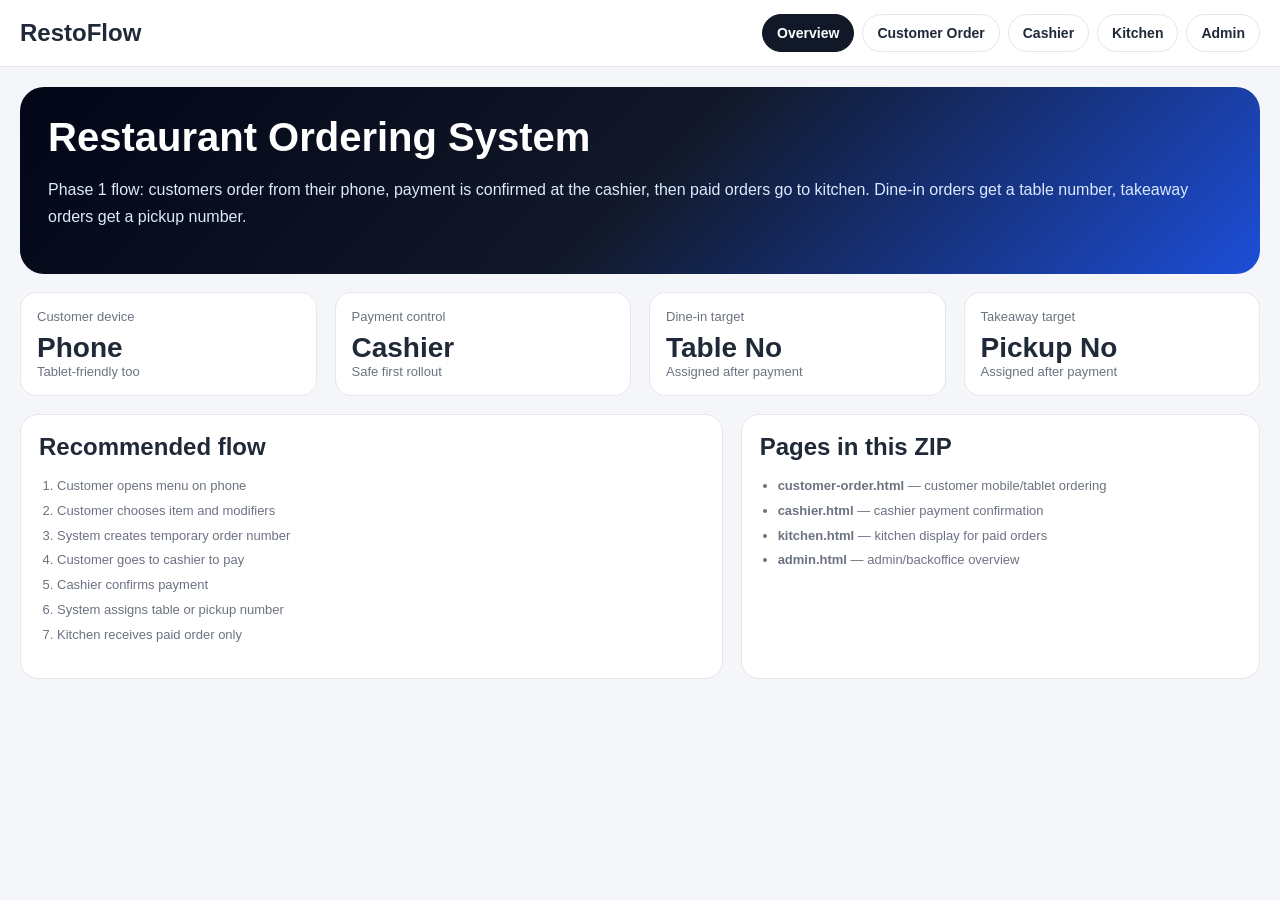
<file: index.html>
<!DOCTYPE html>
<html lang="en">
<head>
  <meta charset="UTF-8" />
  <meta name="viewport" content="width=device-width, initial-scale=1.0" />
  <title>Overview</title>
  <link rel="stylesheet" href="assets/css/styles.css" />
</head>
<body>
  <div class="topbar">
    <div class="inner">
      <div class="brand">RestoFlow</div>
      <nav class="nav"><a href="index.html" class="active">Overview</a> <a href="customer-order.html" class="">Customer Order</a> <a href="cashier.html" class="">Cashier</a> <a href="kitchen.html" class="">Kitchen</a> <a href="admin.html" class="">Admin</a></nav>
    </div>
  </div>
  <div class="container">
<section class="hero">
  <h1 style="margin:0 0 10px;font-size:40px">Restaurant Ordering System</h1>
  <p>Phase 1 flow: customers order from their phone, payment is confirmed at the cashier, then paid orders go to kitchen. Dine-in orders get a table number, takeaway orders get a pickup number.</p>
</section>
<div class="grid grid-4" style="margin-top:18px">
  <div class="kpi"><div class="label">Customer device</div><div class="value">Phone</div><div class="small">Tablet-friendly too</div></div>
  <div class="kpi"><div class="label">Payment control</div><div class="value">Cashier</div><div class="small">Safe first rollout</div></div>
  <div class="kpi"><div class="label">Dine-in target</div><div class="value">Table No</div><div class="small">Assigned after payment</div></div>
  <div class="kpi"><div class="label">Takeaway target</div><div class="value">Pickup No</div><div class="small">Assigned after payment</div></div>
</div>
<div class="grid grid-2" style="margin-top:18px">
  <div class="card">
    <h2 style="margin:0 0 12px">Recommended flow</h2>
    <ol class="small" style="line-height:1.9;padding-left:18px">
      <li>Customer opens menu on phone</li>
      <li>Customer chooses item and modifiers</li>
      <li>System creates temporary order number</li>
      <li>Customer goes to cashier to pay</li>
      <li>Cashier confirms payment</li>
      <li>System assigns table or pickup number</li>
      <li>Kitchen receives paid order only</li>
    </ol>
  </div>
  <div class="card">
    <h2 style="margin:0 0 12px">Pages in this ZIP</h2>
    <ul class="small" style="line-height:1.9;padding-left:18px">
      <li><a href="customer-order.html"><strong>customer-order.html</strong></a> — customer mobile/tablet ordering</li>
      <li><a href="cashier.html"><strong>cashier.html</strong></a> — cashier payment confirmation</li>
      <li><a href="kitchen.html"><strong>kitchen.html</strong></a> — kitchen display for paid orders</li>
      <li><a href="admin.html"><strong>admin.html</strong></a> — admin/backoffice overview</li>
    </ul>
  </div>
</div>
</div>
  <script src="assets/js/app.js"></script>
</body>
</html>
</file>
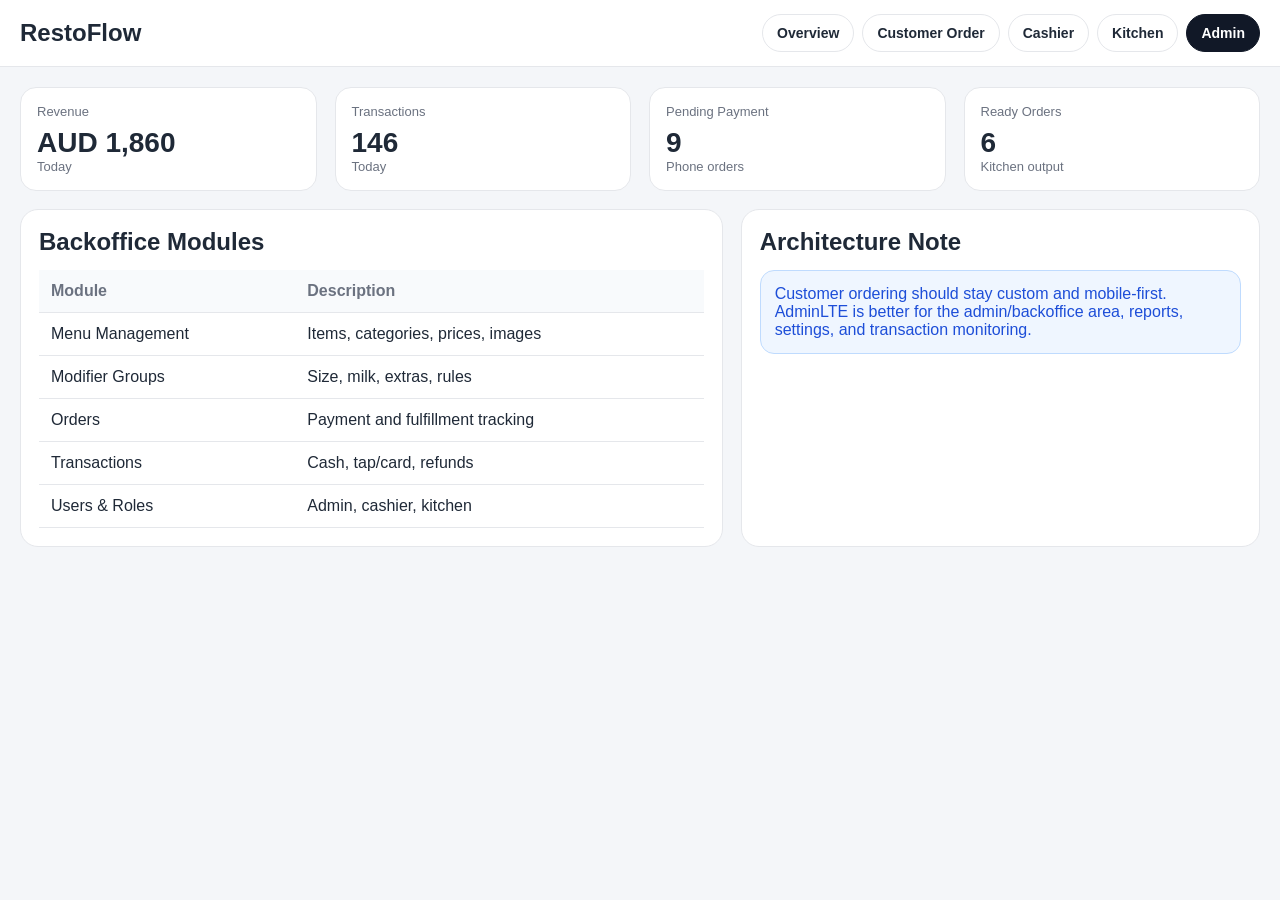
<file: admin.html>
<!DOCTYPE html>
<html lang="en">
<head>
  <meta charset="UTF-8" />
  <meta name="viewport" content="width=device-width, initial-scale=1.0" />
  <title>Admin</title>
  <link rel="stylesheet" href="assets/css/styles.css" />
</head>
<body>
  <div class="topbar">
    <div class="inner">
      <div class="brand">RestoFlow</div>
      <nav class="nav"><a href="index.html" class="">Overview</a> <a href="customer-order.html" class="">Customer Order</a> <a href="cashier.html" class="">Cashier</a> <a href="kitchen.html" class="">Kitchen</a> <a href="admin.html" class="active">Admin</a></nav>
    </div>
  </div>
  <div class="container">
<div class="grid grid-4">
  <div class="kpi"><div class="label">Revenue</div><div class="value">AUD 1,860</div><div class="small">Today</div></div>
  <div class="kpi"><div class="label">Transactions</div><div class="value">146</div><div class="small">Today</div></div>
  <div class="kpi"><div class="label">Pending Payment</div><div class="value">9</div><div class="small">Phone orders</div></div>
  <div class="kpi"><div class="label">Ready Orders</div><div class="value">6</div><div class="small">Kitchen output</div></div>
</div>
<div class="grid grid-2" style="margin-top:18px">
  <div class="card">
    <h2 style="margin:0 0 14px">Backoffice Modules</h2>
    <table class="table">
      <thead><tr><th>Module</th><th>Description</th></tr></thead>
      <tbody>
        <tr><td>Menu Management</td><td>Items, categories, prices, images</td></tr>
        <tr><td>Modifier Groups</td><td>Size, milk, extras, rules</td></tr>
        <tr><td>Orders</td><td>Payment and fulfillment tracking</td></tr>
        <tr><td>Transactions</td><td>Cash, tap/card, refunds</td></tr>
        <tr><td>Users & Roles</td><td>Admin, cashier, kitchen</td></tr>
      </tbody>
    </table>
  </div>
  <div class="card">
    <h2 style="margin:0 0 14px">Architecture Note</h2>
    <div class="notice">Customer ordering should stay custom and mobile-first. AdminLTE is better for the admin/backoffice area, reports, settings, and transaction monitoring.</div>
  </div>
</div>
</div>
  <script src="assets/js/app.js"></script>
</body>
</html>
</file>
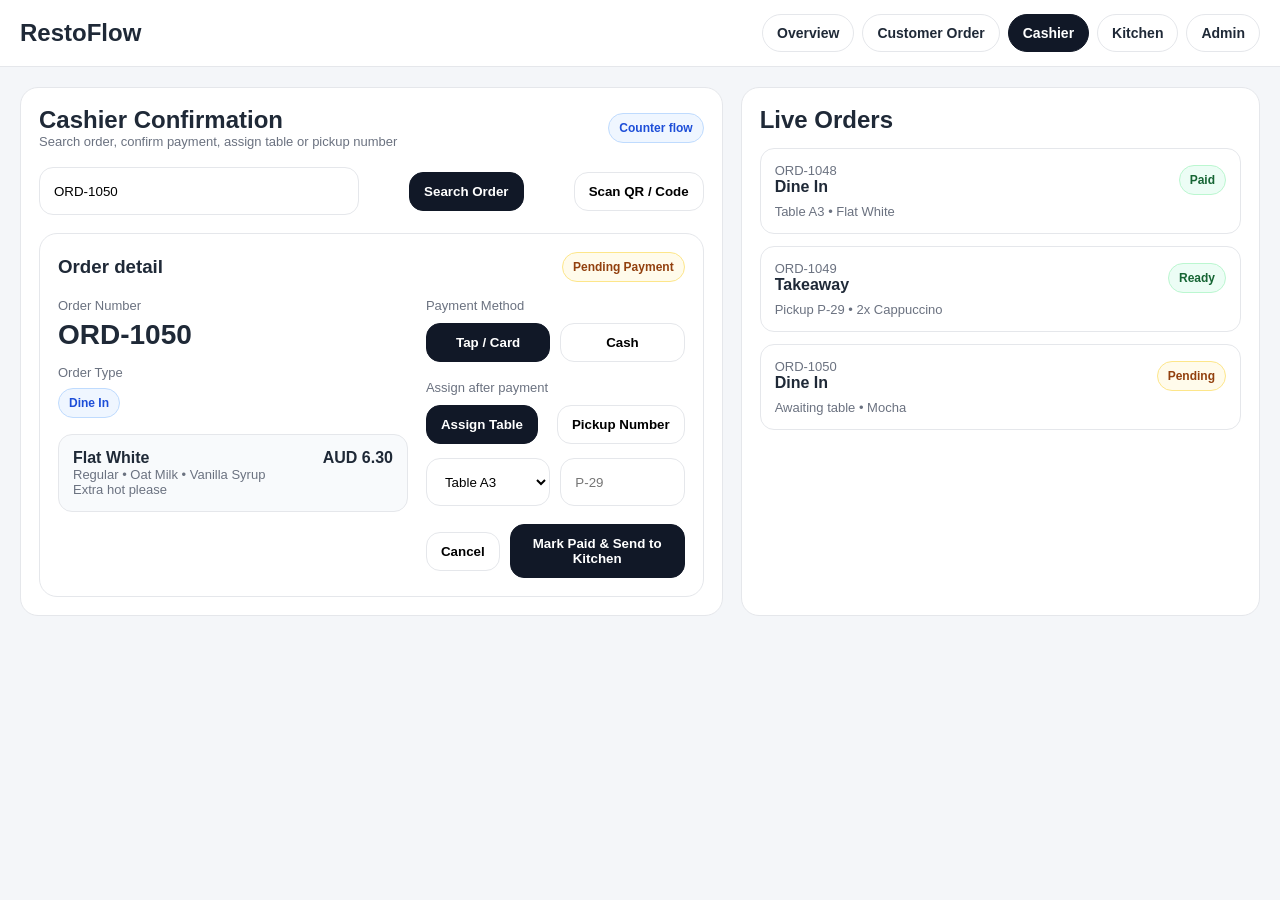
<file: cashier.html>
<!DOCTYPE html>
<html lang="en">
<head>
  <meta charset="UTF-8" />
  <meta name="viewport" content="width=device-width, initial-scale=1.0" />
  <title>Cashier</title>
  <link rel="stylesheet" href="assets/css/styles.css" />
</head>
<body>
  <div class="topbar">
    <div class="inner">
      <div class="brand">RestoFlow</div>
      <nav class="nav"><a href="index.html" class="">Overview</a> <a href="customer-order.html" class="">Customer Order</a> <a href="cashier.html" class="active">Cashier</a> <a href="kitchen.html" class="">Kitchen</a> <a href="admin.html" class="">Admin</a></nav>
    </div>
  </div>
  <div class="container">
<div class="grid grid-2">
  <div class="card">
    <div class="row wrap">
      <div><h2 style="margin:0">Cashier Confirmation</h2><div class="small">Search order, confirm payment, assign table or pickup number</div></div>
      <span class="badge blue">Counter flow</span>
    </div>
    <div class="row wrap" style="margin-top:18px">
      <input class="search" style="max-width:320px" value="ORD-1050" />
      <button class="btn primary">Search Order</button>
      <button class="btn">Scan QR / Code</button>
    </div>
    <div class="panel" style="margin-top:18px">
      <div class="row"><h3 style="margin:0">Order detail</h3><span class="badge amber">Pending Payment</span></div>
      <div class="grid grid-2" style="margin-top:16px">
        <div>
          <div class="small">Order Number</div>
          <div style="font-size:28px;font-weight:800;margin-top:6px">ORD-1050</div>
          <div class="small" style="margin-top:14px">Order Type</div>
          <span class="badge blue" style="margin-top:8px">Dine In</span>
          <div class="cart-item" style="margin-top:16px">
            <div class="row"><strong>Flat White</strong><strong>AUD 6.30</strong></div>
            <div class="small">Regular • Oat Milk • Vanilla Syrup</div>
            <div class="small">Extra hot please</div>
          </div>
        </div>
        <div>
          <div class="small">Payment Method</div>
          <div class="row" style="margin-top:10px">
            <button class="btn primary" style="flex:1">Tap / Card</button>
            <button class="btn" style="flex:1">Cash</button>
          </div>
          <div class="small" style="margin-top:18px">Assign after payment</div>
          <div class="row" style="margin-top:10px">
            <button class="chip active">Assign Table</button>
            <button class="chip">Pickup Number</button>
          </div>
          <div class="row" style="margin-top:14px">
            <select class="search"><option>Table A3</option><option>Table A1</option><option>Table B1</option></select>
            <input class="search" placeholder="P-29" />
          </div>
          <div class="row" style="margin-top:18px">
            <button class="btn">Cancel</button>
            <button class="btn primary">Mark Paid & Send to Kitchen</button>
          </div>
        </div>
      </div>
    </div>
  </div>
  <div class="card">
    <h2 style="margin:0 0 14px">Live Orders</h2>
    <div class="order-list">
      <div class="item"><div class="row"><div><div class="small">ORD-1048</div><strong>Dine In</strong></div><span class="badge green">Paid</span></div><div class="small" style="margin-top:8px">Table A3 • Flat White</div></div>
      <div class="item"><div class="row"><div><div class="small">ORD-1049</div><strong>Takeaway</strong></div><span class="badge green">Ready</span></div><div class="small" style="margin-top:8px">Pickup P-29 • 2x Cappuccino</div></div>
      <div class="item"><div class="row"><div><div class="small">ORD-1050</div><strong>Dine In</strong></div><span class="badge amber">Pending</span></div><div class="small" style="margin-top:8px">Awaiting table • Mocha</div></div>
    </div>
  </div>
</div>
</div>
  <script src="assets/js/app.js"></script>
</body>
</html>
</file>
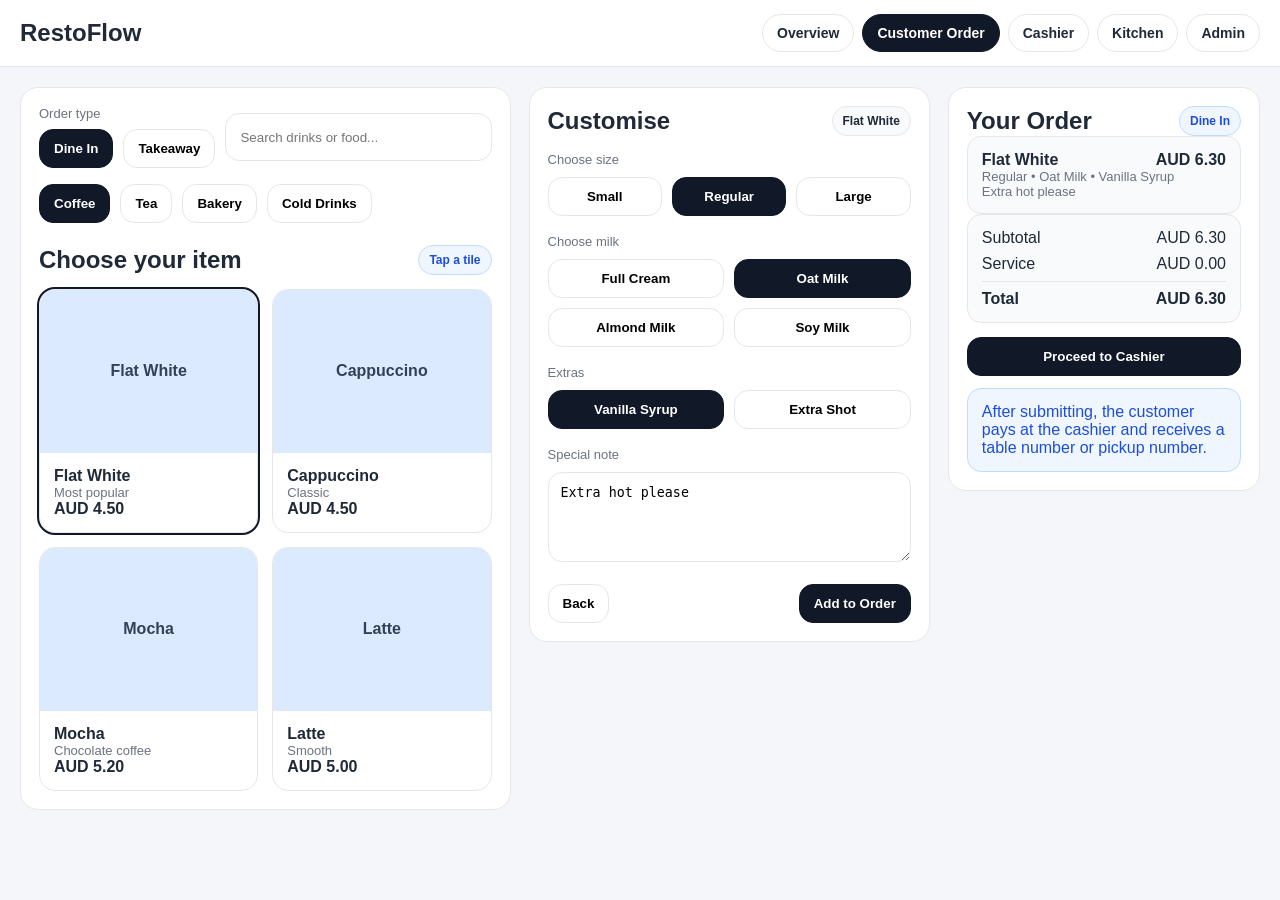
<file: customer-order.html>
<!DOCTYPE html>
<html lang="en">
<head>
  <meta charset="UTF-8" />
  <meta name="viewport" content="width=device-width, initial-scale=1.0" />
  <title>Customer Order</title>
  <link rel="stylesheet" href="assets/css/styles.css" />
</head>
<body>
  <div class="topbar">
    <div class="inner">
      <div class="brand">RestoFlow</div>
      <nav class="nav"><a href="index.html" class="">Overview</a> <a href="customer-order.html" class="active">Customer Order</a> <a href="cashier.html" class="">Cashier</a> <a href="kitchen.html" class="">Kitchen</a> <a href="admin.html" class="">Admin</a></nav>
    </div>
  </div>
  <div class="container">
<div class="grid grid-3">
  <section>
    <div class="card">
      <div class="row wrap">
        <div>
          <div class="small">Order type</div>
          <div style="display:flex;gap:10px;margin-top:8px">
            <button class="chip active">Dine In</button>
            <button class="chip">Takeaway</button>
          </div>
        </div>
        <div style="flex:1;min-width:260px">
          <input class="search" placeholder="Search drinks or food..." />
        </div>
      </div>
      <div class="categories" style="margin-top:16px">
        <button class="cat active">Coffee</button>
        <button class="cat">Tea</button>
        <button class="cat">Bakery</button>
        <button class="cat">Cold Drinks</button>
      </div>
      <div class="row" style="margin-top:18px"><h2 style="margin:0">Choose your item</h2><span class="badge blue">Tap a tile</span></div>
      <div class="menu-grid" style="margin-top:14px">
        <div class="menu-card" style="outline:2px solid #111827">
          <div class="menu-img">Flat White</div>
          <div class="menu-body"><div><div class="product-name">Flat White</div><div class="small">Most popular</div></div><div><strong>AUD 4.50</strong></div></div>
        </div>
        <div class="menu-card">
          <div class="menu-img">Cappuccino</div>
          <div class="menu-body"><div><div class="product-name">Cappuccino</div><div class="small">Classic</div></div><div><strong>AUD 4.50</strong></div></div>
        </div>
        <div class="menu-card">
          <div class="menu-img">Mocha</div>
          <div class="menu-body"><div><div class="product-name">Mocha</div><div class="small">Chocolate coffee</div></div><div><strong>AUD 5.20</strong></div></div>
        </div>
        <div class="menu-card">
          <div class="menu-img">Latte</div>
          <div class="menu-body"><div><div class="product-name">Latte</div><div class="small">Smooth</div></div><div><strong>AUD 5.00</strong></div></div>
        </div>
      </div>
    </div>
  </section>

  <section>
    <div class="panel">
      <div class="row"><h2 style="margin:0">Customise</h2><span class="badge">Flat White</span></div>
      <div style="margin-top:16px">
        <div class="small" style="margin-bottom:10px">Choose size</div>
        <div class="options three">
          <button class="opt">Small</button>
          <button class="opt active">Regular</button>
          <button class="opt">Large</button>
        </div>
      </div>
      <div style="margin-top:18px">
        <div class="small" style="margin-bottom:10px">Choose milk</div>
        <div class="options two">
          <button class="opt">Full Cream</button>
          <button class="opt active">Oat Milk</button>
          <button class="opt">Almond Milk</button>
          <button class="opt">Soy Milk</button>
        </div>
      </div>
      <div style="margin-top:18px">
        <div class="small" style="margin-bottom:10px">Extras</div>
        <div class="options two">
          <button class="opt active">Vanilla Syrup</button>
          <button class="opt">Extra Shot</button>
        </div>
      </div>
      <div style="margin-top:18px">
        <div class="small" style="margin-bottom:10px">Special note</div>
        <textarea class="note">Extra hot please</textarea>
      </div>
      <div class="row" style="margin-top:18px">
        <button class="btn">Back</button>
        <button class="btn primary">Add to Order</button>
      </div>
    </div>
  </section>

  <aside class="desktop-cart">
    <div class="cart">
      <div class="row"><h2 style="margin:0">Your Order</h2><span class="badge blue">Dine In</span></div>
      <div class="cart-item">
        <div class="row"><strong>Flat White</strong><strong>AUD 6.30</strong></div>
        <div class="small">Regular • Oat Milk • Vanilla Syrup</div>
        <div class="small">Extra hot please</div>
      </div>
      <div class="summary">
        <div class="line"><span>Subtotal</span><span>AUD 6.30</span></div>
        <div class="line"><span>Service</span><span>AUD 0.00</span></div>
        <div class="total"><span>Total</span><span>AUD 6.30</span></div>
      </div>
      <button class="btn primary" style="width:100%;margin-top:14px">Proceed to Cashier</button>
      <div class="notice" style="margin-top:12px">After submitting, the customer pays at the cashier and receives a table number or pickup number.</div>
    </div>
  </aside>
</div>
<div class="mobilebar">
  <div><div style="font-weight:800">1 item • AUD 6.30</div><div class="small" style="color:#cbd5e1">Proceed to cashier</div></div>
  <button class="mobilebtn">View Order</button>
</div>
</div>
  <script src="assets/js/app.js"></script>
</body>
</html>
</file>
<file: assets/css/styles.css>
:root{
  --bg:#f4f6f9; --card:#fff; --text:#1f2937; --muted:#6b7280; --line:#e5e7eb; --dark:#111827; --blue:#2563eb;
}
*{box-sizing:border-box}
html,body{margin:0;padding:0;font-family:Inter,Segoe UI,Arial,sans-serif;background:var(--bg);color:var(--text)}
a{text-decoration:none;color:inherit}
.topbar{position:sticky;top:0;background:#fff;border-bottom:1px solid var(--line);z-index:10}
.topbar .inner{max-width:1400px;margin:0 auto;padding:14px 20px;display:flex;justify-content:space-between;align-items:center;gap:12px}
.brand{font-size:24px;font-weight:800}
.nav{display:flex;gap:8px;flex-wrap:wrap}
.nav a{padding:10px 14px;border:1px solid var(--line);border-radius:999px;background:#fff;font-weight:700;font-size:14px}
.nav a.active,.nav a:hover{background:var(--dark);color:#fff;border-color:var(--dark)}
.container{max-width:1400px;margin:0 auto;padding:20px}
.card{background:var(--card);border:1px solid var(--line);border-radius:18px;padding:18px}
.grid{display:grid;gap:18px}
.grid-2{grid-template-columns:1.15fr .85fr}
.grid-3{grid-template-columns:1.1fr .9fr .7fr}
.grid-4{grid-template-columns:repeat(4,1fr)}
.hero{background:linear-gradient(135deg,#020617,#111827,#1d4ed8);color:#fff;border-radius:24px;padding:28px}
.hero p{color:#dbeafe;line-height:1.7}
.kpi{background:#fff;border:1px solid var(--line);border-radius:16px;padding:16px}
.kpi .label{font-size:13px;color:var(--muted)}
.kpi .value{font-size:28px;font-weight:800;margin-top:8px}
.small{font-size:13px;color:var(--muted)}
.badge{display:inline-block;padding:7px 10px;border-radius:999px;font-size:12px;font-weight:800;border:1px solid var(--line);background:#f8fafc}
.badge.blue{background:#eff6ff;color:#1d4ed8;border-color:#bfdbfe}
.badge.green{background:#ecfdf5;color:#166534;border-color:#bbf7d0}
.badge.amber{background:#fffbeb;color:#92400e;border-color:#fde68a}
.row{display:flex;justify-content:space-between;align-items:center;gap:10px}
.wrap{flex-wrap:wrap}
.search{width:100%;height:48px;border:1px solid var(--line);border-radius:14px;padding:0 14px;background:#fff}
.categories{display:flex;gap:10px;overflow:auto;padding-bottom:4px}
.cat,.btn,.chip,.opt{border:1px solid var(--line);background:#fff;border-radius:14px;padding:11px 14px;font-weight:700;cursor:pointer}
.cat.active,.chip.active,.opt.active,.btn.primary{background:var(--dark);color:#fff;border-color:var(--dark)}
.menu-grid{display:grid;grid-template-columns:repeat(2,1fr);gap:14px}
.menu-card{background:#fff;border:1px solid var(--line);border-radius:16px;overflow:hidden}
.menu-img{aspect-ratio:4/3;display:flex;align-items:center;justify-content:center;background:#dbeafe;color:#334155;font-weight:800}
.menu-body{padding:14px}
.product-name{font-weight:800}
.options{display:grid;gap:10px}
.options.two{grid-template-columns:repeat(2,1fr)}
.options.three{grid-template-columns:repeat(3,1fr)}
.note{width:100%;min-height:90px;border:1px solid var(--line);border-radius:14px;padding:12px}
.panel,.cart{background:#fff;border:1px solid var(--line);border-radius:18px;padding:18px}
.cart-item,.summary,.notice{border:1px solid var(--line);border-radius:14px;padding:14px;background:#f8fafc}
.notice{background:#eff6ff;color:#1d4ed8;border-color:#bfdbfe}
.summary .line{display:flex;justify-content:space-between;margin-bottom:8px}
.summary .total{display:flex;justify-content:space-between;border-top:1px solid var(--line);padding-top:8px;font-weight:800}
.order-list .item{background:#fff;border:1px solid var(--line);border-radius:14px;padding:14px;margin-bottom:12px}
.ticket-grid{display:grid;grid-template-columns:repeat(3,1fr);gap:14px}
.ticket{background:#111827;color:#fff;border-radius:18px;padding:16px}
.ticket .small{color:#cbd5e1}
.table{width:100%;border-collapse:collapse}
.table th,.table td{padding:12px;border-bottom:1px solid var(--line);text-align:left}
.table th{background:#f8fafc;color:var(--muted)}
.mobilebar{display:none;position:fixed;left:14px;right:14px;bottom:14px;background:#111827;color:#fff;border-radius:18px;padding:14px 16px;justify-content:space-between;align-items:center;gap:12px;box-shadow:0 20px 40px rgba(0,0,0,.25)}
.mobilebtn{background:#fff;color:#111827;border:none;border-radius:12px;padding:10px 12px;font-weight:800}
@media (max-width: 1100px){.grid-4{grid-template-columns:repeat(2,1fr)}.grid-3,.grid-2{grid-template-columns:1fr}.ticket-grid{grid-template-columns:repeat(2,1fr)}}
@media (max-width: 760px){.container{padding:14px 14px 90px}.menu-grid,.options.two,.options.three,.ticket-grid,.grid-4{grid-template-columns:1fr}.desktop-cart{display:none}.mobilebar{display:flex}.topbar .inner{padding:12px 14px}}
</file>
